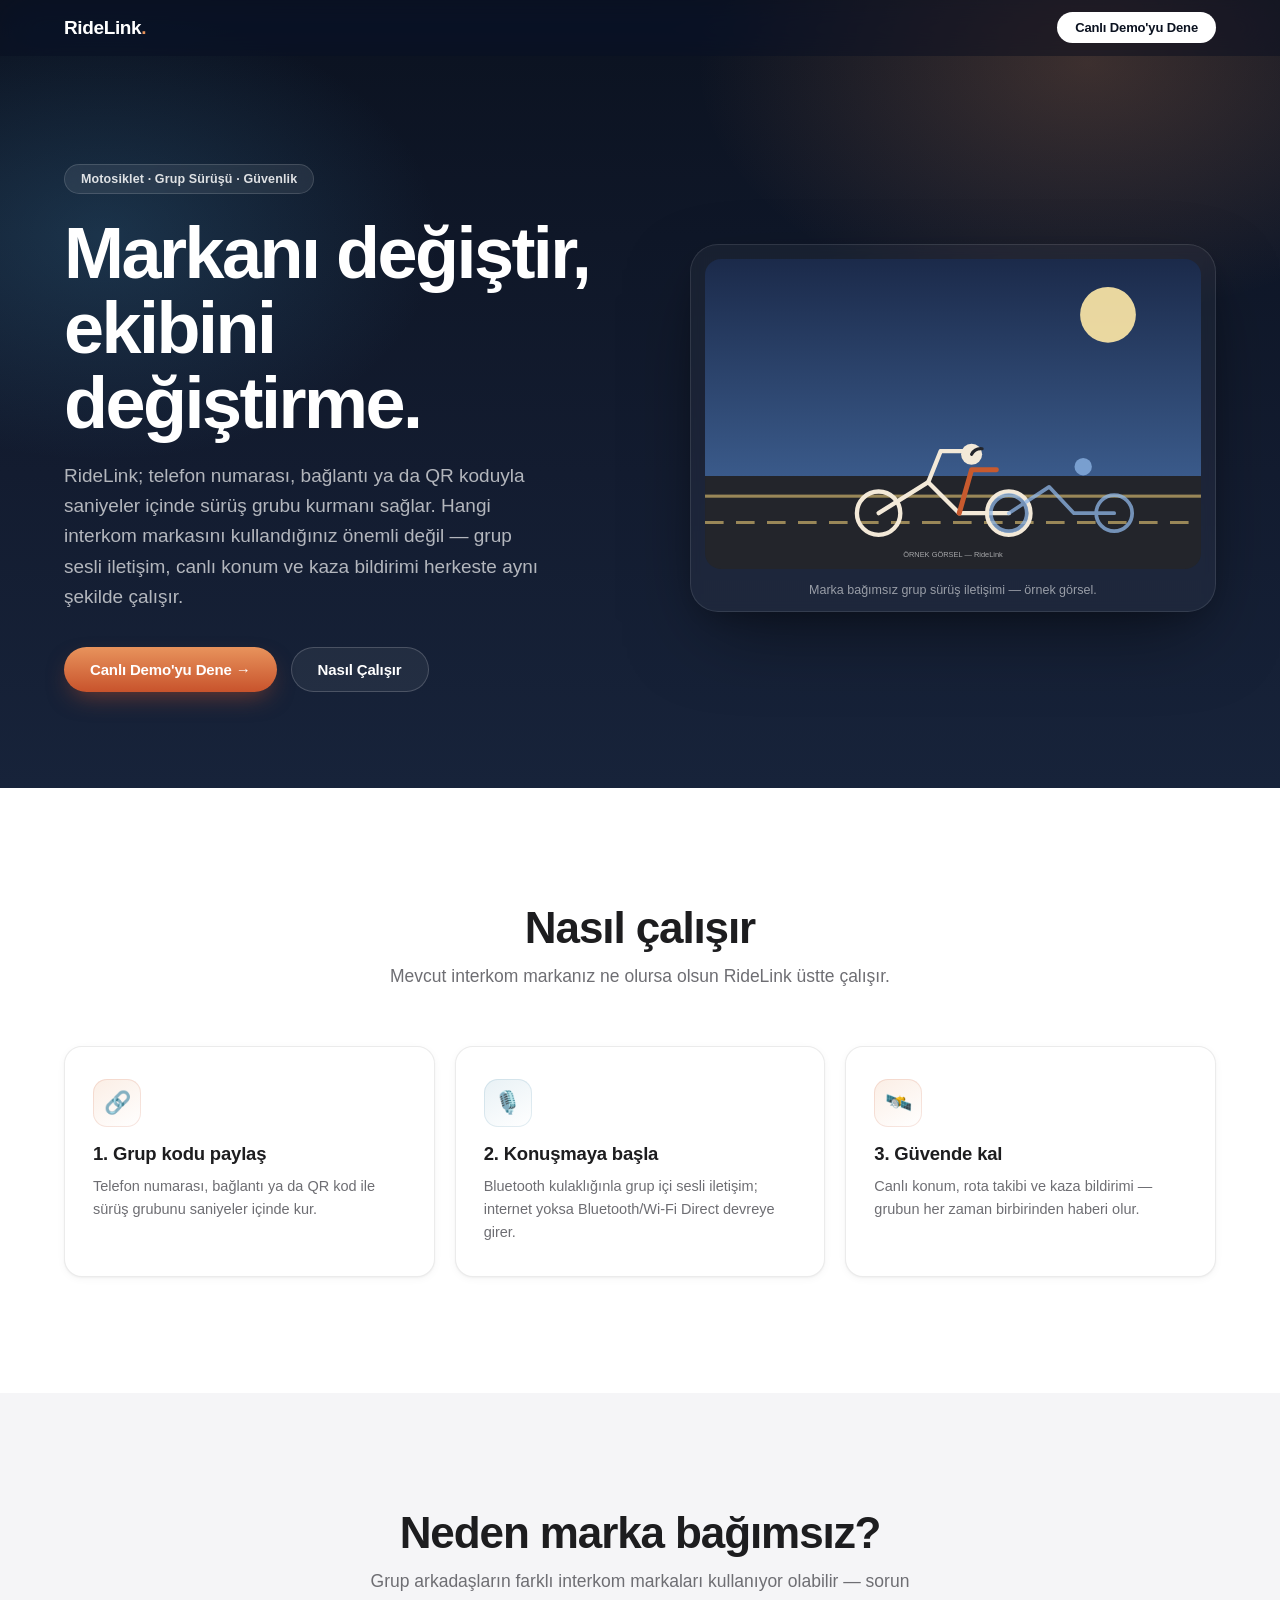
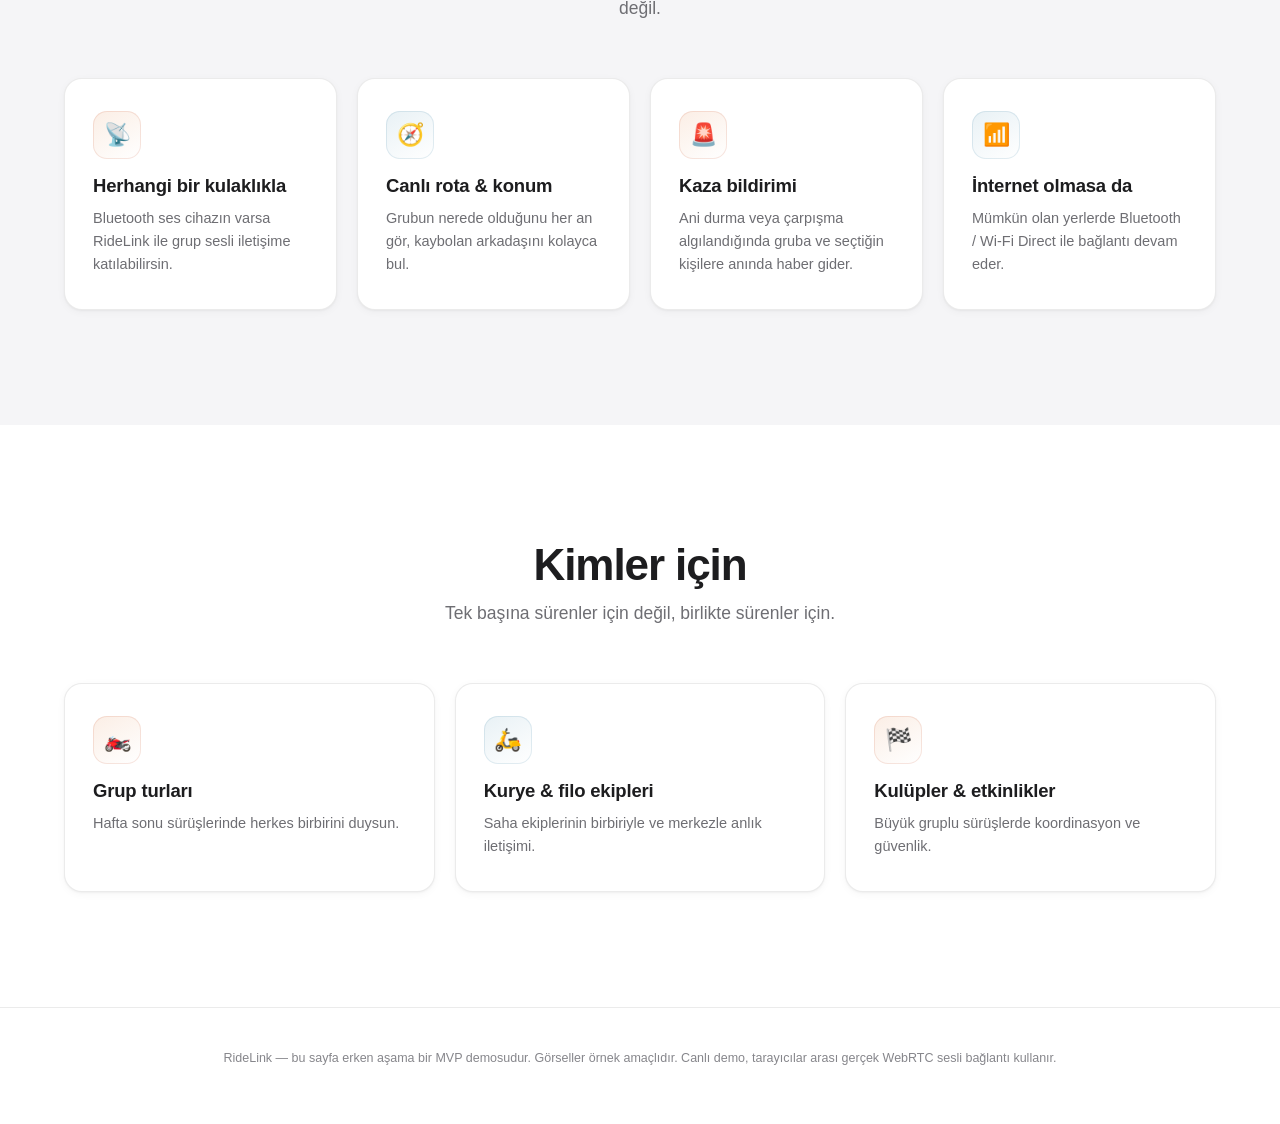
<file: index.html>
<!doctype html>
<html lang="tr">
<head>
<meta charset="utf-8">
<meta name="viewport" content="width=device-width, initial-scale=1">
<title>RideLink — Marka bağımsız sürüş grubu iletişimi</title>
<meta name="description" content="Motosiklet sürücüleri için marka bağımsız iletişim, güvenlik ve grup sürüş sistemi.">
<link rel="stylesheet" href="style.css">
</head>
<body>
  <div class="nav" id="nav">
    <div class="logo">RideLink<span>.</span></div>
    <a class="cta" href="demo.html">Canlı Demo'yu Dene</a>
  </div>

  <section class="hero">
    <div data-reveal>
      <span class="eyebrow">Motosiklet · Grup Sürüşü · Güvenlik</span>
      <h1>Markanı değiştir,<br>ekibini değiştirme.</h1>
      <p class="lead">
        RideLink; telefon numarası, bağlantı ya da QR koduyla saniyeler içinde
        sürüş grubu kurmanı sağlar. Hangi interkom markasını kullandığınız
        önemli değil — grup sesli iletişim, canlı konum ve kaza bildirimi
        herkeste aynı şekilde çalışır.
      </p>
      <div class="btn-row">
        <a class="btn btn-primary" href="demo.html">Canlı Demo'yu Dene →</a>
        <a class="btn btn-secondary" href="#nasil">Nasıl Çalışır</a>
      </div>
    </div>
    <div class="hero-card" data-reveal>
      <img src="assets/hero.svg" alt="RideLink grup sürüşü örnek görseli">
      <div class="cap">Marka bağımsız grup sürüş iletişimi — örnek görsel.</div>
    </div>
  </section>

  <section class="section" id="nasil">
    <h2 data-reveal>Nasıl çalışır</h2>
    <p class="sub" data-reveal>Mevcut interkom markanız ne olursa olsun RideLink üstte çalışır.</p>
    <div class="grid3" data-reveal="stagger">
      <div class="card">
        <div class="icon">🔗</div>
        <h3>1. Grup kodu paylaş</h3>
        <p>Telefon numarası, bağlantı ya da QR kod ile sürüş grubunu saniyeler içinde kur.</p>
      </div>
      <div class="card">
        <div class="icon">🎙️</div>
        <h3>2. Konuşmaya başla</h3>
        <p>Bluetooth kulaklığınla grup içi sesli iletişim; internet yoksa Bluetooth/Wi-Fi Direct devreye girer.</p>
      </div>
      <div class="card">
        <div class="icon">🛰️</div>
        <h3>3. Güvende kal</h3>
        <p>Canlı konum, rota takibi ve kaza bildirimi — grubun her zaman birbirinden haberi olur.</p>
      </div>
    </div>
  </section>

  <section class="section alt">
    <h2 data-reveal>Neden marka bağımsız?</h2>
    <p class="sub" data-reveal>Grup arkadaşların farklı interkom markaları kullanıyor olabilir — sorun değil.</p>
    <div class="grid4" data-reveal="stagger">
      <div class="card"><div class="icon">📡</div><h3>Herhangi bir kulaklıkla</h3><p>Bluetooth ses cihazın varsa RideLink ile grup sesli iletişime katılabilirsin.</p></div>
      <div class="card"><div class="icon">🧭</div><h3>Canlı rota & konum</h3><p>Grubun nerede olduğunu her an gör, kaybolan arkadaşını kolayca bul.</p></div>
      <div class="card"><div class="icon">🚨</div><h3>Kaza bildirimi</h3><p>Ani durma veya çarpışma algılandığında gruba ve seçtiğin kişilere anında haber gider.</p></div>
      <div class="card"><div class="icon">📶</div><h3>İnternet olmasa da</h3><p>Mümkün olan yerlerde Bluetooth / Wi-Fi Direct ile bağlantı devam eder.</p></div>
    </div>
  </section>

  <section class="section">
    <h2 data-reveal>Kimler için</h2>
    <p class="sub" data-reveal>Tek başına sürenler için değil, birlikte sürenler için.</p>
    <div class="grid3" data-reveal="stagger">
      <div class="card"><div class="icon">🏍️</div><h3>Grup turları</h3><p>Hafta sonu sürüşlerinde herkes birbirini duysun.</p></div>
      <div class="card"><div class="icon">🛵</div><h3>Kurye & filo ekipleri</h3><p>Saha ekiplerinin birbiriyle ve merkezle anlık iletişimi.</p></div>
      <div class="card"><div class="icon">🏁</div><h3>Kulüpler & etkinlikler</h3><p>Büyük gruplu sürüşlerde koordinasyon ve güvenlik.</p></div>
    </div>
  </section>

  <footer>
    RideLink — bu sayfa erken aşama bir MVP demosudur. Görseller örnek amaçlıdır. Canlı demo, tarayıcılar arası gerçek WebRTC sesli bağlantı kullanır.
  </footer>

  <script>
    var navEl = document.getElementById('nav');
    window.addEventListener('scroll', function () {
      navEl.classList.toggle('scrolled', window.scrollY > 8);
    }, { passive: true });

    var revealEls = document.querySelectorAll('[data-reveal]');
    var io = new IntersectionObserver(function (entries) {
      entries.forEach(function (entry) {
        if (entry.isIntersecting) {
          entry.target.classList.add('in-view');
          io.unobserve(entry.target);
        }
      });
    }, { threshold: 0.15 });
    revealEls.forEach(function (el) { io.observe(el); });
  </script>
</body>
</html>
</file>
<file: style.css>
/* =========================================================
   RideLink — premium design system (Apple-inspired)
   ========================================================= */

:root {
  --ink: #1d1d1f;
  --ink-soft: #424245;
  --muted: #6e6e73;
  --faint: #86868b;
  --paper: #ffffff;
  --paper-alt: #f5f5f7;
  --line: rgba(0,0,0,0.08);
  --accent: #c8532c;
  --accent-2: #e8935c;
  --accent-ink: #7a2f12;
  --accent-tint: #fbeee5;
  --blue: #3b7ea6;
  --blue-tint: #e8f1f5;
  --night-1: #0b1220;
  --night-2: #131c30;
  --radius-lg: 28px;
  --radius-md: 18px;
  --shadow-sm: 0 1px 2px rgba(0,0,0,0.04), 0 2px 8px rgba(0,0,0,0.04);
  --shadow-md: 0 8px 24px rgba(0,0,0,0.08), 0 2px 6px rgba(0,0,0,0.04);
  --shadow-lg: 0 30px 80px -20px rgba(0,0,0,0.5), 0 10px 30px -10px rgba(0,0,0,0.25);
  --ease: cubic-bezier(.22,1,.36,1);
  color-scheme: light;
}

* { box-sizing: border-box; }
html { scroll-behavior: smooth; }

body {
  margin: 0;
  background: var(--paper);
  color: var(--ink);
  font-family: -apple-system, BlinkMacSystemFont, "SF Pro Display", "SF Pro Text",
    "Inter", "Helvetica Neue", Arial, sans-serif;
  -webkit-font-smoothing: antialiased;
  text-rendering: optimizeLegibility;
}

a { color: inherit; text-decoration: none; }
img { display: block; max-width: 100%; }
ul { margin: 0; padding: 0; list-style: none; }

/* ---------- reveal-on-scroll ---------- */
[data-reveal] {
  opacity: 0;
  transform: translateY(28px);
  transition: opacity .9s var(--ease), transform .9s var(--ease);
}
[data-reveal].in-view { opacity: 1; transform: translateY(0); }
[data-reveal="stagger"] > * {
  opacity: 0;
  transform: translateY(24px);
  transition: opacity .7s var(--ease), transform .7s var(--ease);
}
[data-reveal="stagger"].in-view > * { opacity: 1; transform: translateY(0); }
[data-reveal="stagger"].in-view > *:nth-child(1) { transition-delay: .03s; }
[data-reveal="stagger"].in-view > *:nth-child(2) { transition-delay: .11s; }
[data-reveal="stagger"].in-view > *:nth-child(3) { transition-delay: .19s; }
[data-reveal="stagger"].in-view > *:nth-child(4) { transition-delay: .27s; }

/* ================= NAV ================= */
.nav {
  position: sticky;
  top: 0;
  z-index: 100;
  display: flex;
  align-items: center;
  justify-content: space-between;
  height: 56px;
  padding: 0 clamp(20px, 5vw, 64px);
  background: rgba(11,18,32,0.55);
  backdrop-filter: saturate(180%) blur(20px);
  -webkit-backdrop-filter: saturate(180%) blur(20px);
  border-bottom: 1px solid transparent;
  transition: border-color .3s var(--ease), background .3s var(--ease);
}
.nav.scrolled { border-bottom-color: rgba(255,255,255,0.08); background: rgba(11,18,32,0.85); }

.logo { font-weight: 650; font-size: 19px; letter-spacing: -0.02em; color: #fff; }
.logo span { color: var(--accent-2); }

.nav a.cta {
  background: #fff;
  color: var(--night-1);
  padding: 8px 18px;
  border-radius: 980px;
  font-weight: 550;
  font-size: 13px;
  letter-spacing: -0.01em;
  transition: transform .35s var(--ease), background .35s var(--ease), box-shadow .35s var(--ease);
}
.nav a.cta:hover {
  background: var(--accent-2);
  color: #fff;
  transform: translateY(-1px);
  box-shadow: 0 8px 20px -6px rgba(232,147,92,0.55);
}

/* ================= HERO (dark, road-at-night) ================= */
.hero {
  position: relative;
  padding: clamp(56px, 9vw, 108px) clamp(20px, 5vw, 64px) clamp(64px, 8vw, 96px);
  display: grid;
  gap: 44px;
  grid-template-columns: 1.05fr 0.95fr;
  align-items: center;
  overflow: hidden;
  background: linear-gradient(180deg, var(--night-1), var(--night-2) 60%, #17233a);
  color: #fff;
  margin-top: -56px;
  padding-top: calc(clamp(56px, 9vw, 108px) + 56px);
}
.hero::before {
  content: "";
  position: absolute;
  inset: 0;
  background:
    radial-gradient(560px 360px at 85% 8%, rgba(232,147,92,0.22), transparent 70%),
    radial-gradient(480px 320px at 8% 30%, rgba(59,126,166,0.28), transparent 70%);
  z-index: 0;
  pointer-events: none;
}
.hero > * { position: relative; z-index: 1; }
@media (max-width: 900px) {
  .hero { grid-template-columns: 1fr; }
}

.eyebrow {
  display: inline-flex;
  align-items: center;
  gap: 6px;
  background: rgba(255,255,255,0.08);
  border: 1px solid rgba(255,255,255,0.14);
  color: rgba(255,255,255,0.85);
  padding: 7px 16px;
  border-radius: 980px;
  font-size: 12.5px;
  font-weight: 600;
  letter-spacing: 0.01em;
  margin-bottom: 22px;
  backdrop-filter: blur(8px);
}

h1 {
  font-size: clamp(38px, 6vw, 72px);
  line-height: 1.04;
  font-weight: 660;
  letter-spacing: -0.035em;
  margin: 0 0 20px;
  color: #fff;
}

.lead {
  font-size: clamp(16px, 1.6vw, 19px);
  color: rgba(255,255,255,0.68);
  line-height: 1.6;
  max-width: 46ch;
  font-weight: 420;
}

.btn-row { display: flex; gap: 14px; margin-top: 34px; flex-wrap: wrap; }

.btn {
  display: inline-flex;
  align-items: center;
  gap: 8px;
  padding: 13px 26px;
  border-radius: 980px;
  font-weight: 600;
  font-size: 15px;
  letter-spacing: -0.01em;
  border: none;
  cursor: pointer;
  font-family: inherit;
  transition: transform .35s var(--ease), box-shadow .35s var(--ease), background .35s var(--ease), color .35s var(--ease);
}
.btn-primary {
  background: linear-gradient(180deg, var(--accent-2), var(--accent));
  color: white;
  box-shadow: 0 10px 24px -8px rgba(200,83,44,0.55);
}
.btn-primary:hover { transform: translateY(-2px) scale(1.015); box-shadow: 0 16px 32px -8px rgba(200,83,44,0.6); }
.btn-secondary {
  background: rgba(255,255,255,0.06);
  color: #fff;
  border: 1.5px solid rgba(255,255,255,0.18);
}
.btn-secondary:hover { background: rgba(255,255,255,0.12); transform: translateY(-1px); }

.hero-card {
  position: relative;
  background: rgba(255,255,255,0.04);
  border-radius: var(--radius-lg);
  padding: 14px;
  box-shadow: var(--shadow-lg);
  border: 1px solid rgba(255,255,255,0.1);
  backdrop-filter: blur(6px);
}
.hero-card img { border-radius: 16px; display: block; width: 100%; }
.hero-card .cap { font-size: 12.5px; color: rgba(255,255,255,0.55); margin-top: 14px; text-align: center; font-weight: 500; }

/* ================= SECTIONS (light) ================= */
.section {
  padding: clamp(64px, 9vw, 120px) clamp(20px, 5vw, 64px);
}
.section h2 {
  font-size: clamp(28px, 3.6vw, 44px);
  font-weight: 640;
  letter-spacing: -0.025em;
  margin: 0 0 10px;
  text-align: center;
}
.section .sub {
  color: var(--muted);
  max-width: 56ch;
  margin: 0 auto 56px;
  text-align: center;
  font-size: clamp(15px, 1.4vw, 17.5px);
  line-height: 1.55;
}
.section.alt { background: var(--paper-alt); }

.grid3 {
  display: grid;
  grid-template-columns: repeat(3, 1fr);
  gap: 20px;
  max-width: 1160px;
  margin: 0 auto;
}
@media (max-width: 860px) { .grid3 { grid-template-columns: 1fr; } }

.grid4 {
  display: grid;
  grid-template-columns: repeat(4, 1fr);
  gap: 20px;
  max-width: 1160px;
  margin: 0 auto;
}
@media (max-width: 980px) { .grid4 { grid-template-columns: repeat(2, 1fr); } }
@media (max-width: 560px) { .grid4 { grid-template-columns: 1fr; } }

.card {
  background: var(--paper);
  border-radius: var(--radius-md);
  padding: 32px 28px;
  border: 1px solid var(--line);
  box-shadow: var(--shadow-sm);
  transition: transform .45s var(--ease), box-shadow .45s var(--ease), border-color .45s var(--ease);
}
.card:hover {
  transform: translateY(-6px);
  box-shadow: var(--shadow-md);
  border-color: rgba(0,0,0,0.03);
}
.card h3 { margin: 16px 0 10px; font-size: 18.5px; font-weight: 620; letter-spacing: -0.01em; }
.card p { margin: 0; color: var(--muted); font-size: 14.5px; line-height: 1.6; }

.icon {
  width: 48px; height: 48px; border-radius: 14px;
  display: flex; align-items: center; justify-content: center;
  background: linear-gradient(150deg, var(--blue-tint), #fff);
  font-size: 22px;
  box-shadow: inset 0 0 0 1px rgba(59,126,166,0.14);
}
.card:nth-child(odd) .icon {
  background: linear-gradient(150deg, var(--accent-tint), #fff);
  box-shadow: inset 0 0 0 1px rgba(200,83,44,0.14);
}

/* ================= FOOTER ================= */
footer {
  padding: 40px clamp(20px, 5vw, 64px) 56px;
  color: var(--faint);
  font-size: 12.5px;
  border-top: 1px solid var(--line);
  text-align: center;
  line-height: 1.6;
}

/* =========================================================
   Demo page
   ========================================================= */
.demo-shell {
  max-width: 720px;
  margin: 0 auto;
  padding: 88px 20px 60px;
  min-height: 100vh;
  background: var(--paper-alt);
}
.demo-topbar {
  position: fixed;
  top: 0; left: 0; right: 0;
  z-index: 50;
  display: flex;
  align-items: center;
  justify-content: space-between;
  padding: 14px clamp(20px, 5vw, 64px);
  background: rgba(11,18,32,0.72);
  backdrop-filter: saturate(180%) blur(20px);
  -webkit-backdrop-filter: saturate(180%) blur(20px);
  border-bottom: 1px solid rgba(255,255,255,0.08);
}
.demo-topbar .logo { font-size: 17px; }
.demo-topbar a {
  text-decoration: none;
  color: #fff;
  font-weight: 550;
  font-size: 13px;
  background: rgba(255,255,255,0.1);
  padding: 8px 16px;
  border-radius: 980px;
  transition: background .3s var(--ease);
}
.demo-topbar a:hover { background: rgba(255,255,255,0.18); }

.panel {
  background: var(--paper);
  border-radius: var(--radius-md);
  padding: 26px 24px;
  border: 1px solid var(--line);
  box-shadow: var(--shadow-sm);
  margin-bottom: 18px;
}
.panel h2 { margin: 0 0 6px; font-size: 19px; font-weight: 640; letter-spacing: -0.015em; }
.panel .sub { color: var(--muted); font-size: 13.5px; margin-bottom: 18px; line-height: 1.55; }

.join-row { display: flex; gap: 10px; flex-wrap: wrap; }
.join-row input {
  flex: 1;
  min-width: 140px;
  padding: 13px 16px;
  border-radius: 12px;
  border: 1.5px solid var(--line);
  font-size: 15px;
  font-family: inherit;
  text-transform: uppercase;
  background: var(--paper-alt);
  transition: border-color .3s var(--ease), background .3s var(--ease);
}
.join-row input:focus { outline: none; border-color: var(--accent); background: #fff; }
.join-row button { white-space: nowrap; }

.status-pill {
  display: inline-flex;
  align-items: center;
  gap: 7px;
  font-size: 13px;
  font-weight: 600;
  padding: 7px 14px;
  border-radius: 980px;
  background: var(--paper-alt);
  color: var(--ink-soft);
}
.status-pill.live { background: #e3f5ea; color: #1e7a45; }
.status-pill .dot { width: 8px; height: 8px; border-radius: 50%; background: currentColor; }

.member-list { display: flex; flex-direction: column; gap: 10px; }
.member {
  display: flex;
  align-items: center;
  justify-content: space-between;
  padding: 12px 16px;
  background: var(--paper-alt);
  border-radius: 12px;
  font-size: 14.5px;
}
.member .name { font-weight: 600; }
.member .tag { font-size: 12px; color: var(--muted); }

.control-row { display: flex; gap: 10px; margin-top: 4px; flex-wrap: wrap; }
.control-row button {
  flex: 1;
  min-width: 120px;
  padding: 12px 16px;
  border-radius: 980px;
  border: none;
  font-weight: 600;
  font-size: 13.5px;
  font-family: inherit;
  cursor: pointer;
  transition: transform .3s var(--ease), background .3s var(--ease);
}
.control-row button:hover { transform: translateY(-1px); }
.btn-mute { background: var(--paper-alt); color: var(--ink); }
.btn-mute.muted { background: var(--accent-tint); color: var(--accent-ink); }
.btn-danger { background: #b3261e; color: white; }
.btn-leave { background: var(--paper-alt); color: var(--muted); }

#map { height: 260px; border-radius: 14px; overflow: hidden; border: 1px solid var(--line); }

.alert-banner {
  background: #b3261e;
  color: white;
  padding: 14px 18px;
  border-radius: 12px;
  font-weight: 600;
  font-size: 14px;
  margin-bottom: 18px;
  display: none;
}
.alert-banner.show { display: block; }

.log {
  font-size: 12.5px;
  color: var(--muted);
  background: var(--paper-alt);
  border-radius: 12px;
  padding: 12px 14px;
  max-height: 140px;
  overflow-y: auto;
  font-family: ui-monospace, monospace;
}
</file>
